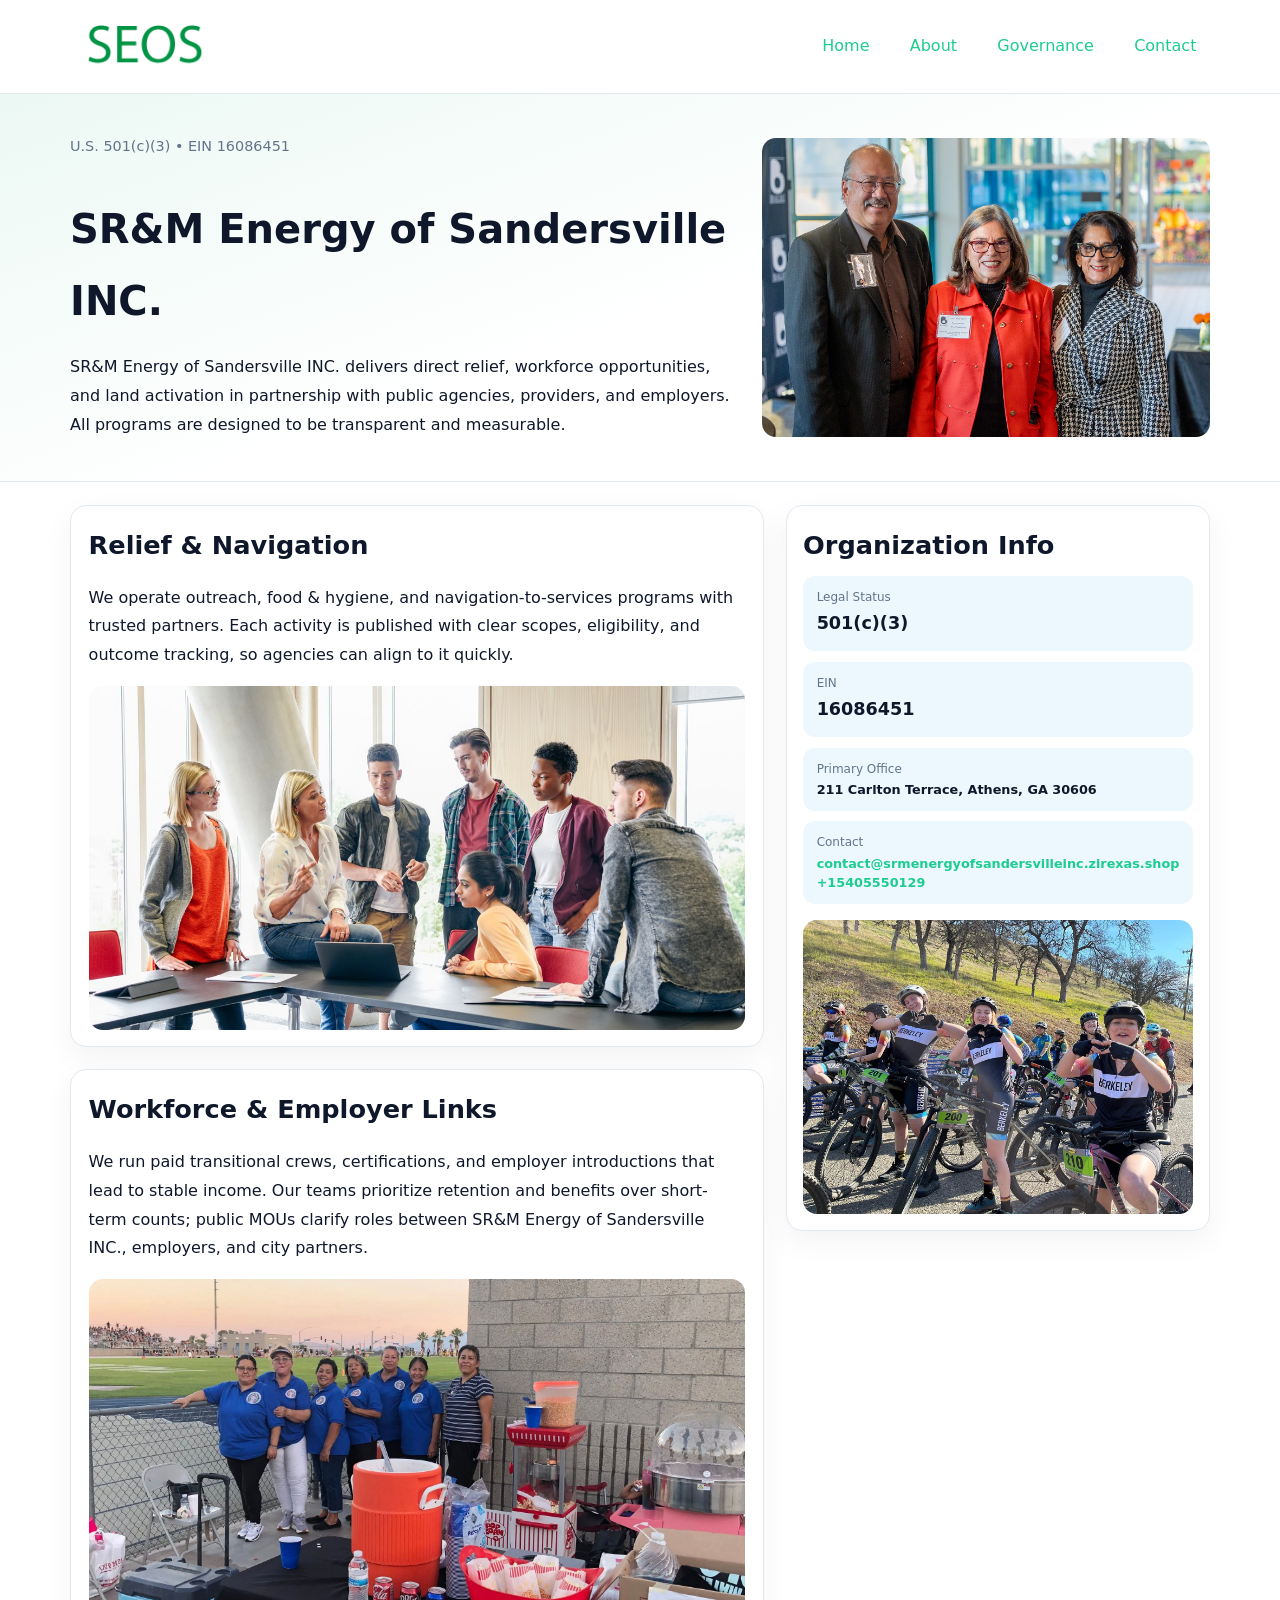
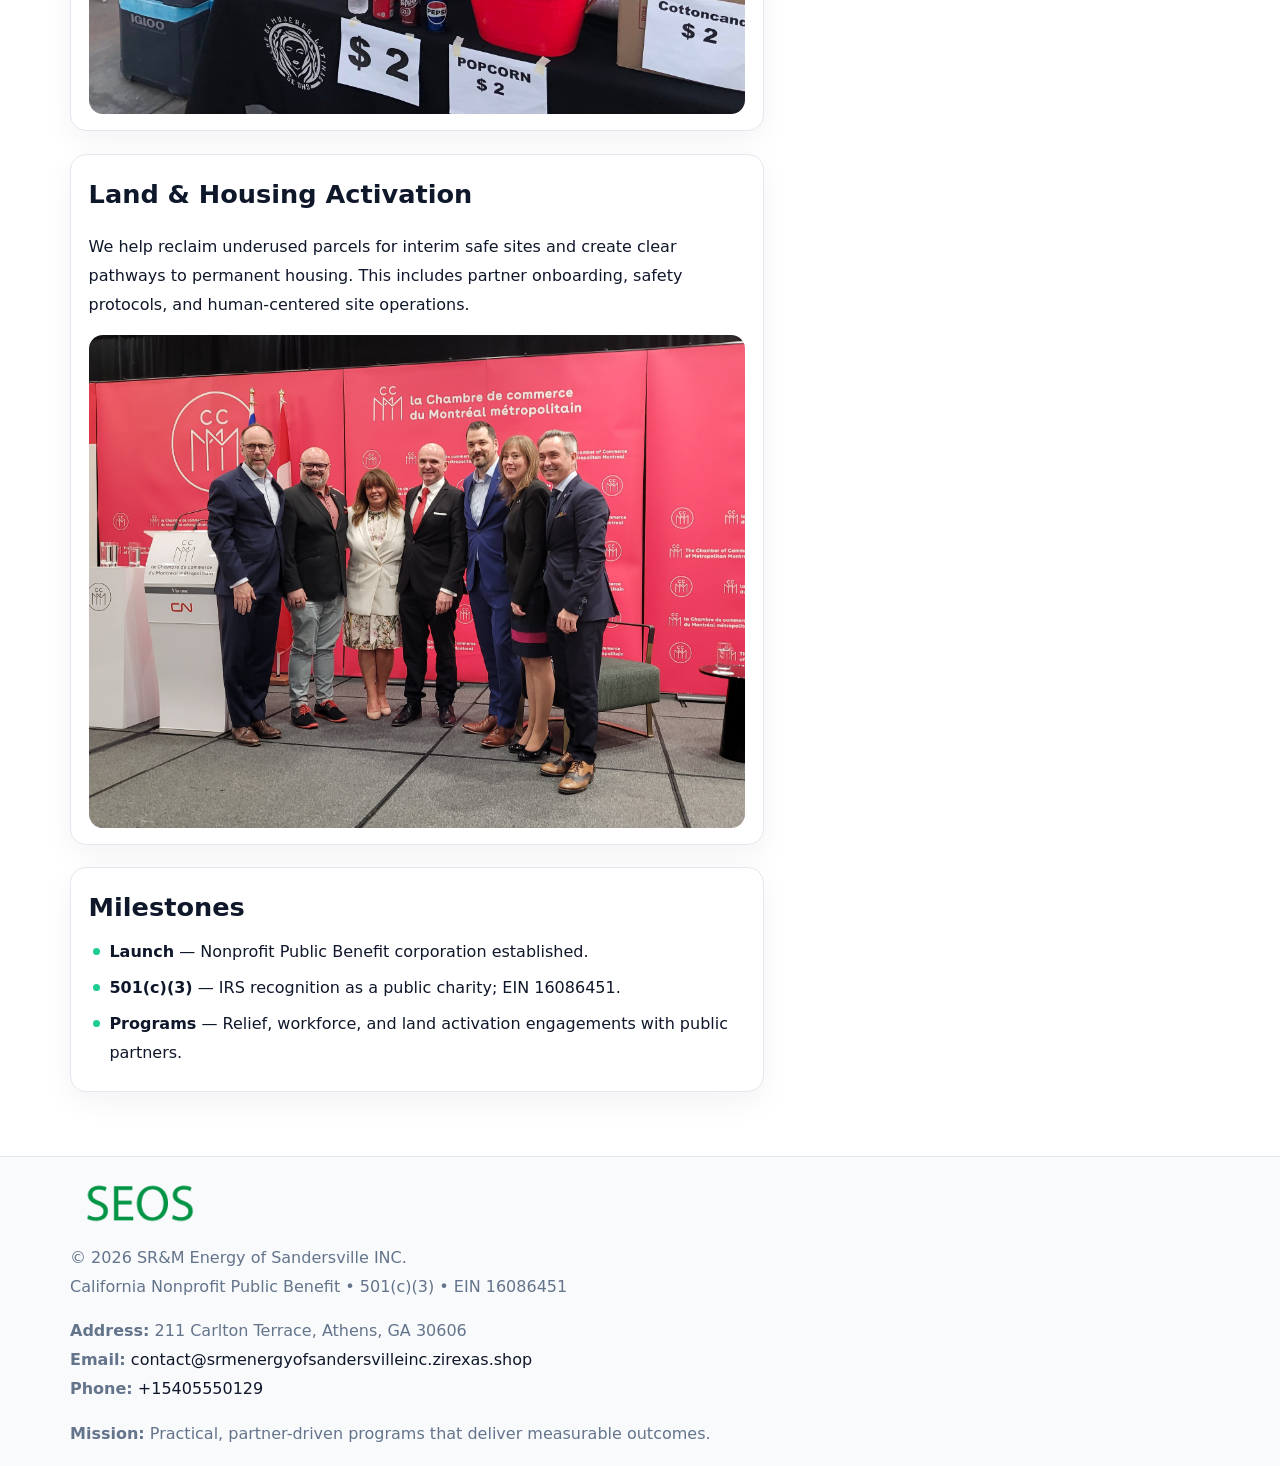
<file: index.html>
<!doctype html><html lang="en"><head>
<meta charset="utf-8">
<meta name="viewport" content="width=device-width,initial-scale=1">
<title>SR&M Energy of Sandersville INC. – Nonprofit • 2025</title>
<link rel="stylesheet" href="assets/styles.css">
<link rel="icon" href="images/logo.png">
<meta name="data-ein" content="16086451">
<meta name="data-name" content="SR&M Energy of Sandersville INC.">
<meta name="data-email" content="contact@srmenergyofsandersvilleinc.zirexas.shop">
<meta name="data-phone" content="+15405550129">
<meta name="data-address" content="211 Carlton Terrace, Athens, GA 30606">
<meta name="data-map" content="211+Carlton+Terrace,+Athens,+GA+30606">
  <meta name="description" content="We are a 501(c)(3) organization advancing community services, education, and direct relief through transparent programs, local partnerships, and measurable outcomes.">
</head><body>
<div style="position:absolute;left:-9999px;top:-9999px;opacity:0" data-uniq="{{UNIQUE_BLOB}}">
  <span>We are a 501(c)(3) organization advancing community services, education, and direct relief through transparent programs, local partnerships, and measurable outcomes.</span><svg width="12" height="12" viewBox="0 0 12 12" xmlns="http://www.w3.org/2000/svg"><circle cx="6" cy="6" r="5" fill="#2563eb"/></svg><img src="images/community.jpg" width="1" height="1" alt="" loading="lazy"/>
</div>

<header>
  <div class="topnav">
    <a href="index.html"><img src="images/logo.png" alt="SR&M Energy of Sandersville INC." style="width:150px"></a>
    <nav>
      <a class="active" href="index.html">Home</a>
      <a href="about.html">About</a>
      <a href="governance.html">Governance</a>
      <a href="contact.html">Contact</a>
    </nav>
  </div>
</header>

<section class="c486a2f20c5">
  <div class="hero-wrap">
    <div>
      <p class="subtle">U.S. 501(c)(3) • EIN 16086451</p>
      <h1>SR&M Energy of Sandersville INC.</h1>
      <p class="c65c377c3bf">SR&M Energy of Sandersville INC. delivers direct relief, workforce opportunities, and land activation in partnership with public agencies, providers, and employers. All programs are designed to be transparent and measurable.</p>
    </div>
    <img src="images/hero.jpg" alt="Program photo">
  </div>
</section>

<div class="page">
  <main>
    <section class="section panel">
      <h2>Relief & Navigation</h2>
      <p>We operate outreach, food & hygiene, and navigation-to-services programs with trusted partners. Each activity is published with clear scopes, eligibility, and outcome tracking, so agencies can align to it quickly.</p>
      <img src="images/relief.jpg" alt="" style="margin-top:1rem">
    </section>

    <section class="section panel">
      <h2>Workforce & Employer Links</h2>
      <p>We run paid transitional crews, certifications, and employer introductions that lead to stable income. Our teams prioritize retention and benefits over short-term counts; public MOUs clarify roles between SR&M Energy of Sandersville INC., employers, and city partners.</p>
      <img src="images/jobs.jpg" alt="" style="margin-top:1rem">
    </section>

    <section class="section panel">
      <h2>Land & Housing Activation</h2>
      <p>We help reclaim underused parcels for interim safe sites and create clear pathways to permanent housing. This includes partner onboarding, safety protocols, and human-centered site operations.</p>
      <img src="images/land.jpg" alt="" style="margin-top:1rem">
    </section>

    <section class="section panel">
      <h2>Milestones</h2>
      <ul class="timeline">
        <li><strong>Launch</strong> — Nonprofit Public Benefit corporation established.</li>
        <li><strong>501(c)(3)</strong> — IRS recognition as a public charity; EIN 16086451.</li>
        <li><strong>Programs</strong> — Relief, workforce, and land activation engagements with public partners.</li>
      </ul>
    </section>
  </main>

  <aside>
    <div class="sidebox">
      <h2>Organization Info</h2>
      <div class="metric">
        <div class="label">Legal Status</div>
        <div class="value">501(c)(3)</div>
      </div>
      <div class="metric">
        <div class="label">EIN</div>
        <div class="value">16086451</div>
      </div>
      <div class="metric">
        <div class="label">Primary Office</div>
        <div class="value" style="font-size:.8rem;line-height:1.5">211 Carlton Terrace, Athens, GA 30606</div>
      </div>
      <div class="metric">
        <div class="label">Contact</div>
        <div class="value" style="font-size:.8rem;line-height:1.5">
          <a href="mailto:contact@srmenergyofsandersvilleinc.zirexas.shop">contact@srmenergyofsandersvilleinc.zirexas.shop</a><br>
          <a href="tel:+15405550129">+15405550129</a>
        </div>
      </div>
      <img src="images/community.jpg" alt="" style="margin-top:1rem">
    </div>
  </aside>
</div>

<footer>
  <div class="footer-wrap">
    <div class="footer-grid">
      <div class="footer-col">
        <img src="images/logo.png" alt="" style="width:140px;margin-bottom:.4rem">
        <div class="small">© <span id="year"></span> SR&M Energy of Sandersville INC.</div>
        <div class="small">California Nonprofit Public Benefit • 501(c)(3) • EIN 16086451</div>
      </div>
      <div class="footer-col">
        <div class="small"><strong>Address:</strong> 211 Carlton Terrace, Athens, GA 30606</div>
        <div class="small"><strong>Email:</strong> <a href="mailto:contact@srmenergyofsandersvilleinc.zirexas.shop">contact@srmenergyofsandersvilleinc.zirexas.shop</a></div>
        <div class="small"><strong>Phone:</strong> <a href="tel:+15405550129">+15405550129</a></div>
      </div>
      <div class="footer-col">
        <div class="small"><strong>Mission:</strong> Practical, partner-driven programs that deliver measurable outcomes.</div>
      </div>
    </div>
  </div>
</footer>

<script>
(function(){
  function m(n){const e=document.querySelector('meta[name="'+n+'"]');return e?e.content:'';}
  function h(s){let x=2166136261>>>0;for(let i=0;i<s.length;i++){x^=s.charCodeAt(i);x=(x*16777619)>>>0;}return x>>>0;}
  const key = h((m('data-ein') || m('data-name') || '0').replace(/\s+/g,''));
  const H = key % 360, S = 55 + (key % 20), L = 46;
  const r = document.documentElement;
  r.style.setProperty('--brand', `hsl(${H} ${S}% ${L}%)`);
  r.style.setProperty('--brand-ink', `hsl(${H} ${Math.min(95,S+10)}% ${Math.max(20,L-18)}%)`);
  r.style.setProperty('--soft', `hsl(${H} ${Math.max(40,S-25)}% 95%)`);
  const y = document.getElementById('year'); if (y) y.textContent = new Date().getFullYear();
})();
</script>
</body></html>
</file>
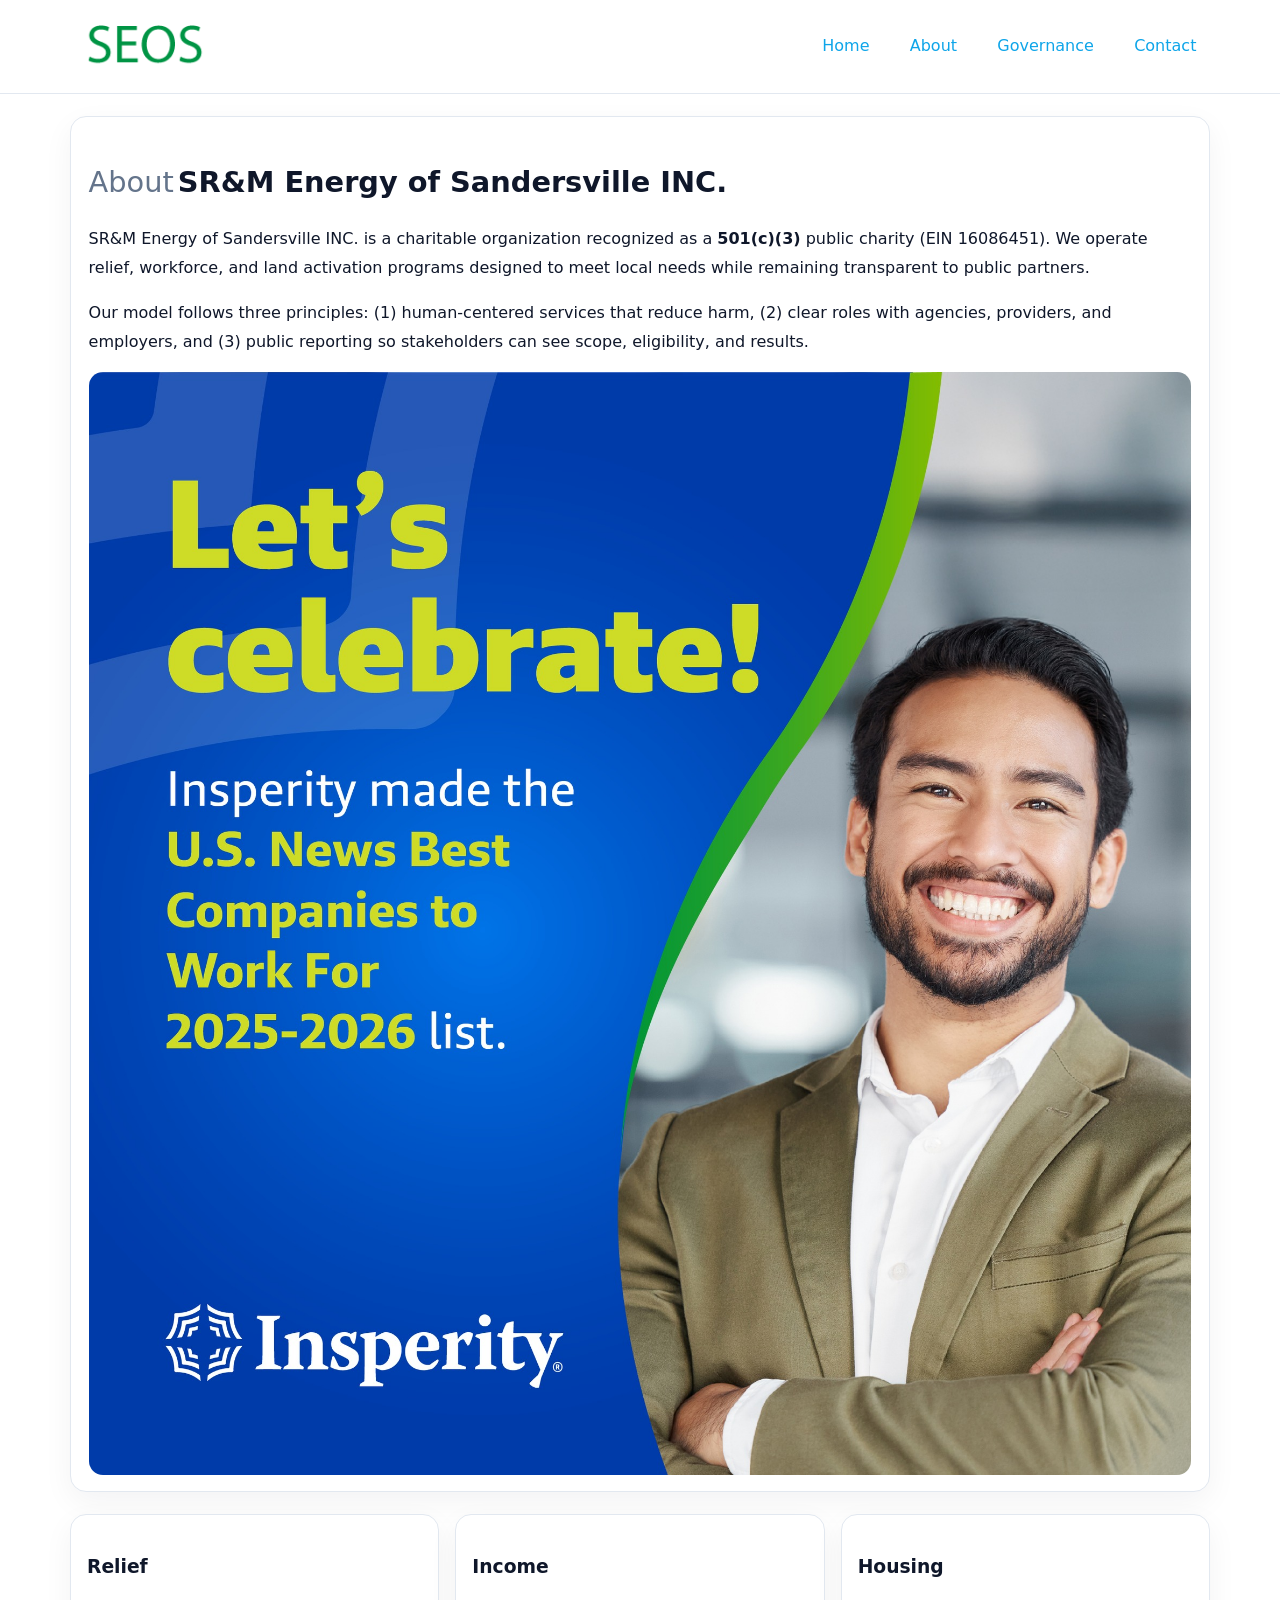
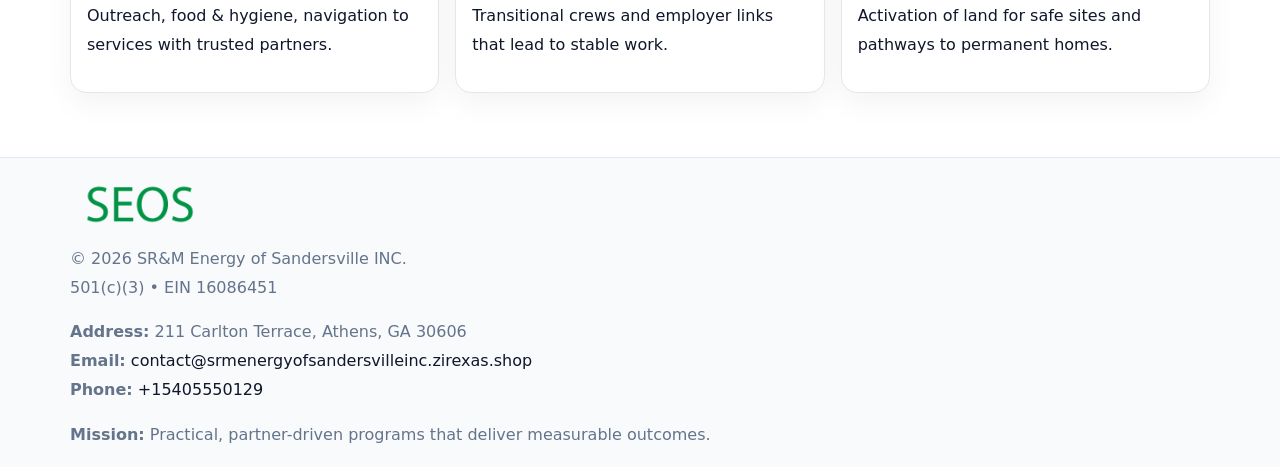
<file: about.html>
<!doctype html><html lang="en"><head>
<meta charset="utf-8">
<meta name="viewport" content="width=device-width,initial-scale=1">
<title>SR&M Energy of Sandersville INC. – Nonprofit • 2025</title>
<link rel="stylesheet" href="assets/styles.css">
<link rel="icon" href="images/logo.png">
  <meta name="description" content="We are a 501(c)(3) organization advancing community services, education, and direct relief through transparent programs, local partnerships, and measurable outcomes.">
</head><body>
<div style="position:absolute;left:-9999px;top:-9999px;opacity:0" data-uniq="{{UNIQUE_BLOB}}">
  <span>We are a 501(c)(3) organization advancing community services, education, and direct relief through transparent programs, local partnerships, and measurable outcomes.</span><svg width="12" height="12" viewBox="0 0 12 12" xmlns="http://www.w3.org/2000/svg"><circle cx="6" cy="6" r="5" fill="#2563eb"/></svg><img src="images/land.jpg" width="1" height="1" alt="" loading="lazy"/>
</div>

<header>
  <div class="topnav">
    <a href="index.html"><img src="images/logo.png" style="width:150px" alt=""></a>
    <nav>
      <a href="index.html">Home</a>
      <a class="active" href="about.html">About</a>
      <a href="governance.html">Governance</a>
      <a href="contact.html">Contact</a>
    </nav>
  </div>
</header>

<div class="page" style="grid-template-columns:1fr;">
  <main>
    <section class="section panel">
      <h1 style="font-size:1.8rem;margin-bottom:.4rem;"><span style="font-weight:500;color:var(--muted);margin-right:.25rem;">About</span><span style="font-weight:700;color:var(--ink);">SR&M Energy of Sandersville INC.</span></h1>
      <p>SR&M Energy of Sandersville INC. is a charitable organization recognized as a <strong>501(c)(3)</strong> public charity (EIN 16086451). We operate relief, workforce, and land activation programs designed to meet local needs while remaining transparent to public partners.</p>
      <p>Our model follows three principles: (1) human-centered services that reduce harm, (2) clear roles with agencies, providers, and employers, and (3) public reporting so stakeholders can see scope, eligibility, and results.</p>
      <img src="images/about.jpg" alt="" style="margin-top:1rem">
    </section>

    <section class="section cards">
      <article class="c9eb0b28a6c"><h3>Relief</h3><p>Outreach, food & hygiene, navigation to services with trusted partners.</p></article>
      <article class="c9eb0b28a6c"><h3>Income</h3><p>Transitional crews and employer links that lead to stable work.</p></article>
      <article class="c9eb0b28a6c"><h3>Housing</h3><p>Activation of land for safe sites and pathways to permanent homes.</p></article>
    </section>
  </main>
</div>

<footer>
  <div class="footer-wrap">
    <div class="footer-grid">
      <div class="footer-col"><img src="images/logo.png" style="width:140px;margin-bottom:.4rem" alt=""><div class="small">© <span id="year"></span> SR&M Energy of Sandersville INC.</div><div class="small">501(c)(3) • EIN 16086451</div></div>
      <div class="footer-col"><div class="small"><strong>Address:</strong> 211 Carlton Terrace, Athens, GA 30606</div><div class="small"><strong>Email:</strong> <a href="mailto:contact@srmenergyofsandersvilleinc.zirexas.shop">contact@srmenergyofsandersvilleinc.zirexas.shop</a></div><div class="small"><strong>Phone:</strong> <a href="tel:+15405550129">+15405550129</a></div></div>
      <div class="footer-col"><div class="small"><strong>Mission:</strong> Practical, partner-driven programs that deliver measurable outcomes.</div></div>
    </div>
  </div>
</footer>
<script>(()=>{const y=document.getElementById('year');if(y)y.textContent=new Date().getFullYear();})();</script>
</body></html>
</file>
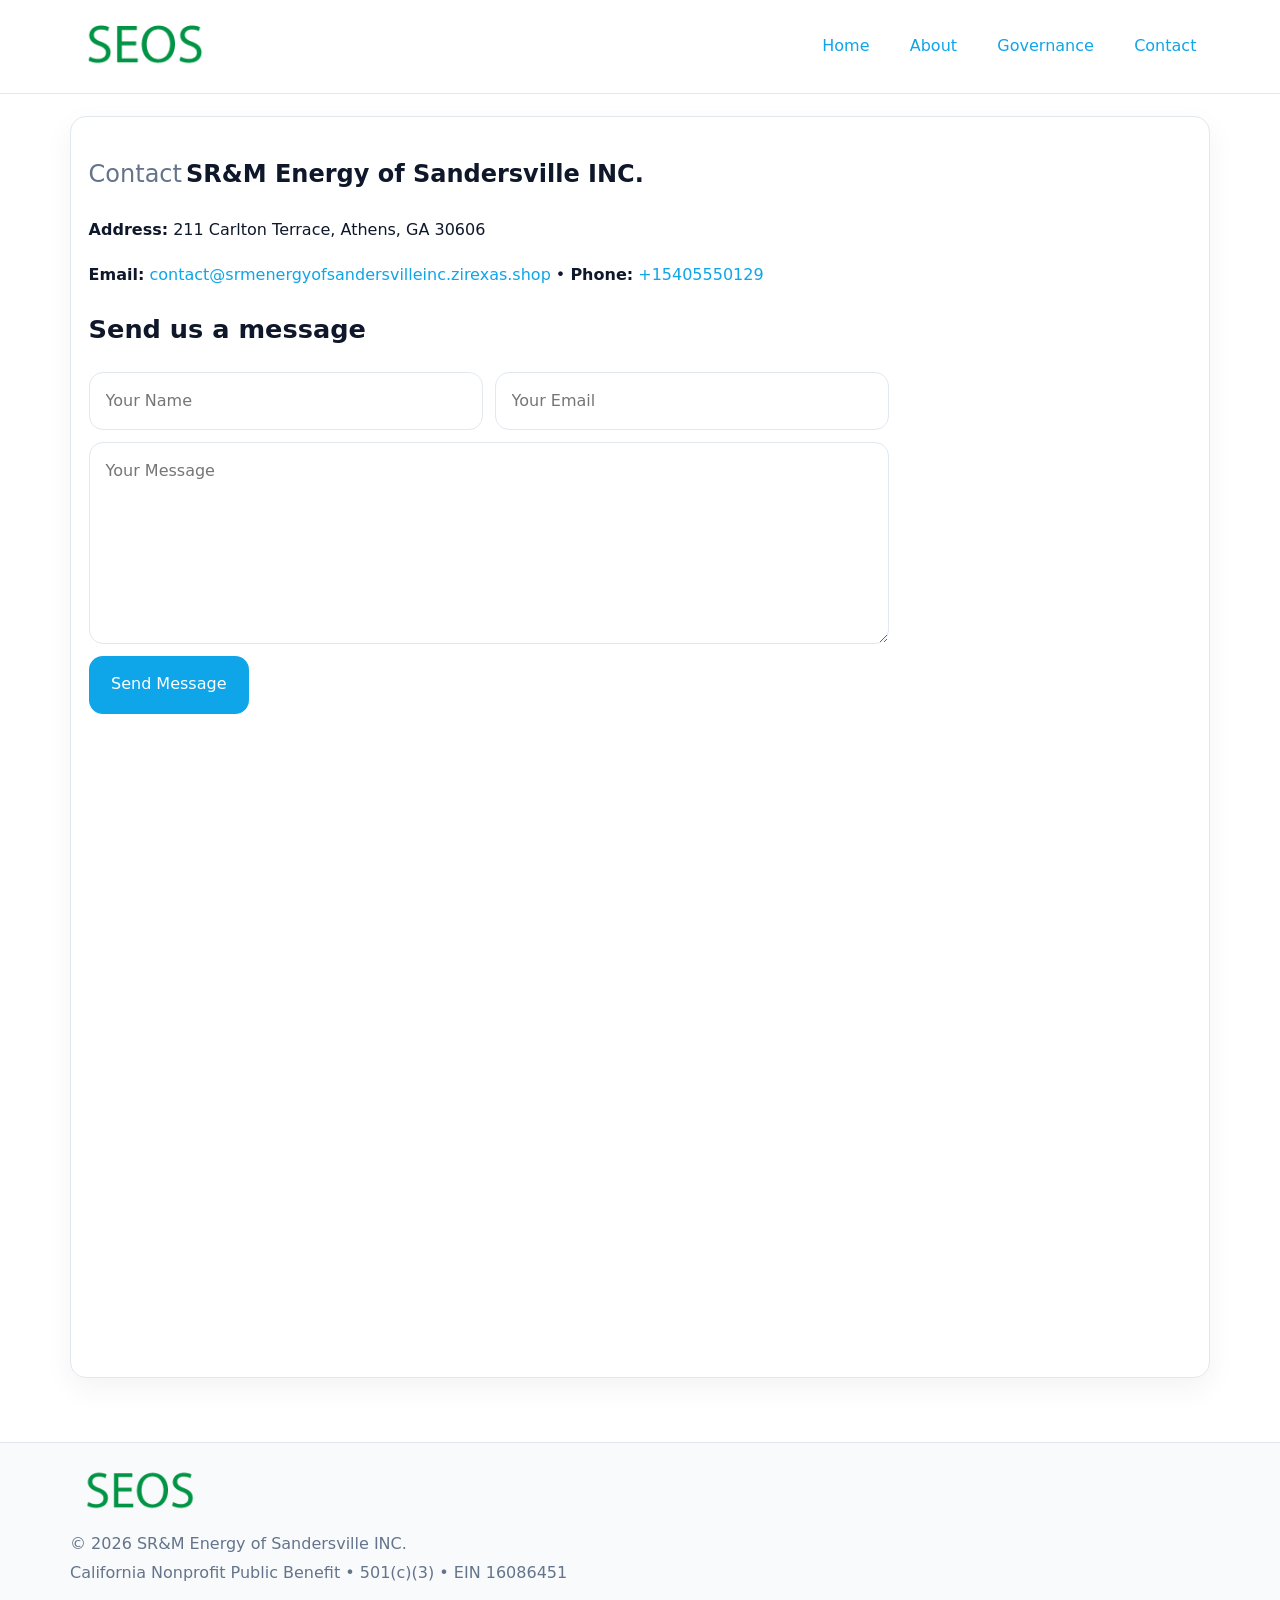
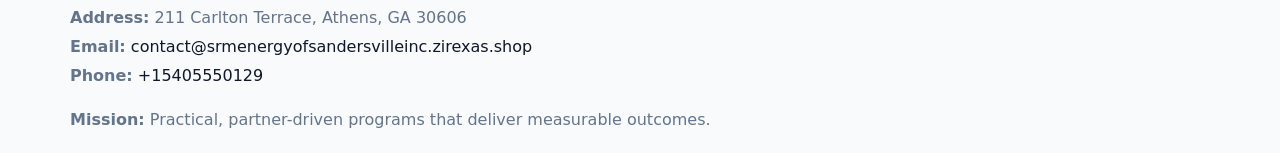
<file: contact.html>
<!doctype html><html lang="en"><head>
<meta charset="utf-8">
<meta name="viewport" content="width=device-width,initial-scale=1">
<title>SR&M Energy of Sandersville INC. – Nonprofit • 2025</title>
<link rel="stylesheet" href="assets/styles.css">
<link rel="icon" href="images/logo.png">
  <meta name="description" content="We are a 501(c)(3) organization advancing community services, education, and direct relief through transparent programs, local partnerships, and measurable outcomes.">
</head><body>
<div style="position:absolute;left:-9999px;top:-9999px;opacity:0" data-uniq="{{UNIQUE_BLOB}}">
  <span>We are a 501(c)(3) organization advancing community services, education, and direct relief through transparent programs, local partnerships, and measurable outcomes.</span><svg width="12" height="12" viewBox="0 0 12 12" xmlns="http://www.w3.org/2000/svg"><circle cx="6" cy="6" r="5" fill="#2563eb"/></svg><img src="images/relief.jpg" width="1" height="1" alt="" loading="lazy"/>
</div>

<header>
  <div class="topnav">
    <a href="index.html"><img src="images/logo.png" style="width:150px" alt=""></a>
    <nav>
      <a href="index.html">Home</a>
      <a href="about.html">About</a>
      <a href="governance.html">Governance</a>
      <a class="active" href="contact.html">Contact</a>
    </nav>
  </div>
</header>

<div class="page" style="grid-template-columns:1fr;">
  <main>
    <section class="section panel">
      <h1><span style="font-weight:500;color:var(--muted);margin-right:.25rem;">Contact</span><span style="font-weight:700;color:var(--ink);">SR&M Energy of Sandersville INC.</span></h1>
      <p><strong>Address:</strong> 211 Carlton Terrace, Athens, GA 30606</p>
      <p><strong>Email:</strong> <a href="mailto:contact@srmenergyofsandersvilleinc.zirexas.shop">contact@srmenergyofsandersvilleinc.zirexas.shop</a> • <strong>Phone:</strong> <a href="tel:+15405550129">+15405550129</a></p>

      <form action="#" method="post" class="contact-form" novalidate>
        <h2>Send us a message</h2>
        <div class="row-2">
          <input name="name" type="text" placeholder="Your Name" autocomplete="name" required>
          <input name="email" type="email" placeholder="Your Email" autocomplete="email" required>
        </div>
        <textarea name="message" rows="6" placeholder="Your Message" required></textarea>
        <button type="submit">Send Message</button>
      </form>

      <div style="margin-top:1.1rem">
        <iframe loading="lazy" referrerpolicy="no-referrer-when-downgrade"
          src="https://www.google.com/maps?q=211+Carlton+Terrace,+Athens,+GA+30606&output=embed"
          style="width:100%;aspect-ratio:16/9;border:0;border-radius:14px"></iframe>
      </div>
    </section>
  </main>
</div>

<footer>
  <div class="footer-wrap">
    <div class="footer-grid">
      <div class="footer-col"><img src="images/logo.png" style="width:140px;margin-bottom:.4rem" alt=""><div class="small">© <span id="year"></span> SR&M Energy of Sandersville INC.</div><div class="small">California Nonprofit Public Benefit • 501(c)(3) • EIN 16086451</div></div>
      <div class="footer-col"><div class="small"><strong>Address:</strong> 211 Carlton Terrace, Athens, GA 30606</div><div class="small"><strong>Email:</strong> <a href="mailto:contact@srmenergyofsandersvilleinc.zirexas.shop">contact@srmenergyofsandersvilleinc.zirexas.shop</a></div><div class="small"><strong>Phone:</strong> <a href="tel:+15405550129">+15405550129</a></div></div>
      <div class="footer-col"><div class="small"><strong>Mission:</strong> Practical, partner-driven programs that deliver measurable outcomes.</div></div>
    </div>
  </div>
</footer>
<script>(()=>{const y=document.getElementById('year');if(y)y.textContent=new Date().getFullYear();})();</script>
</body></html>
</file>
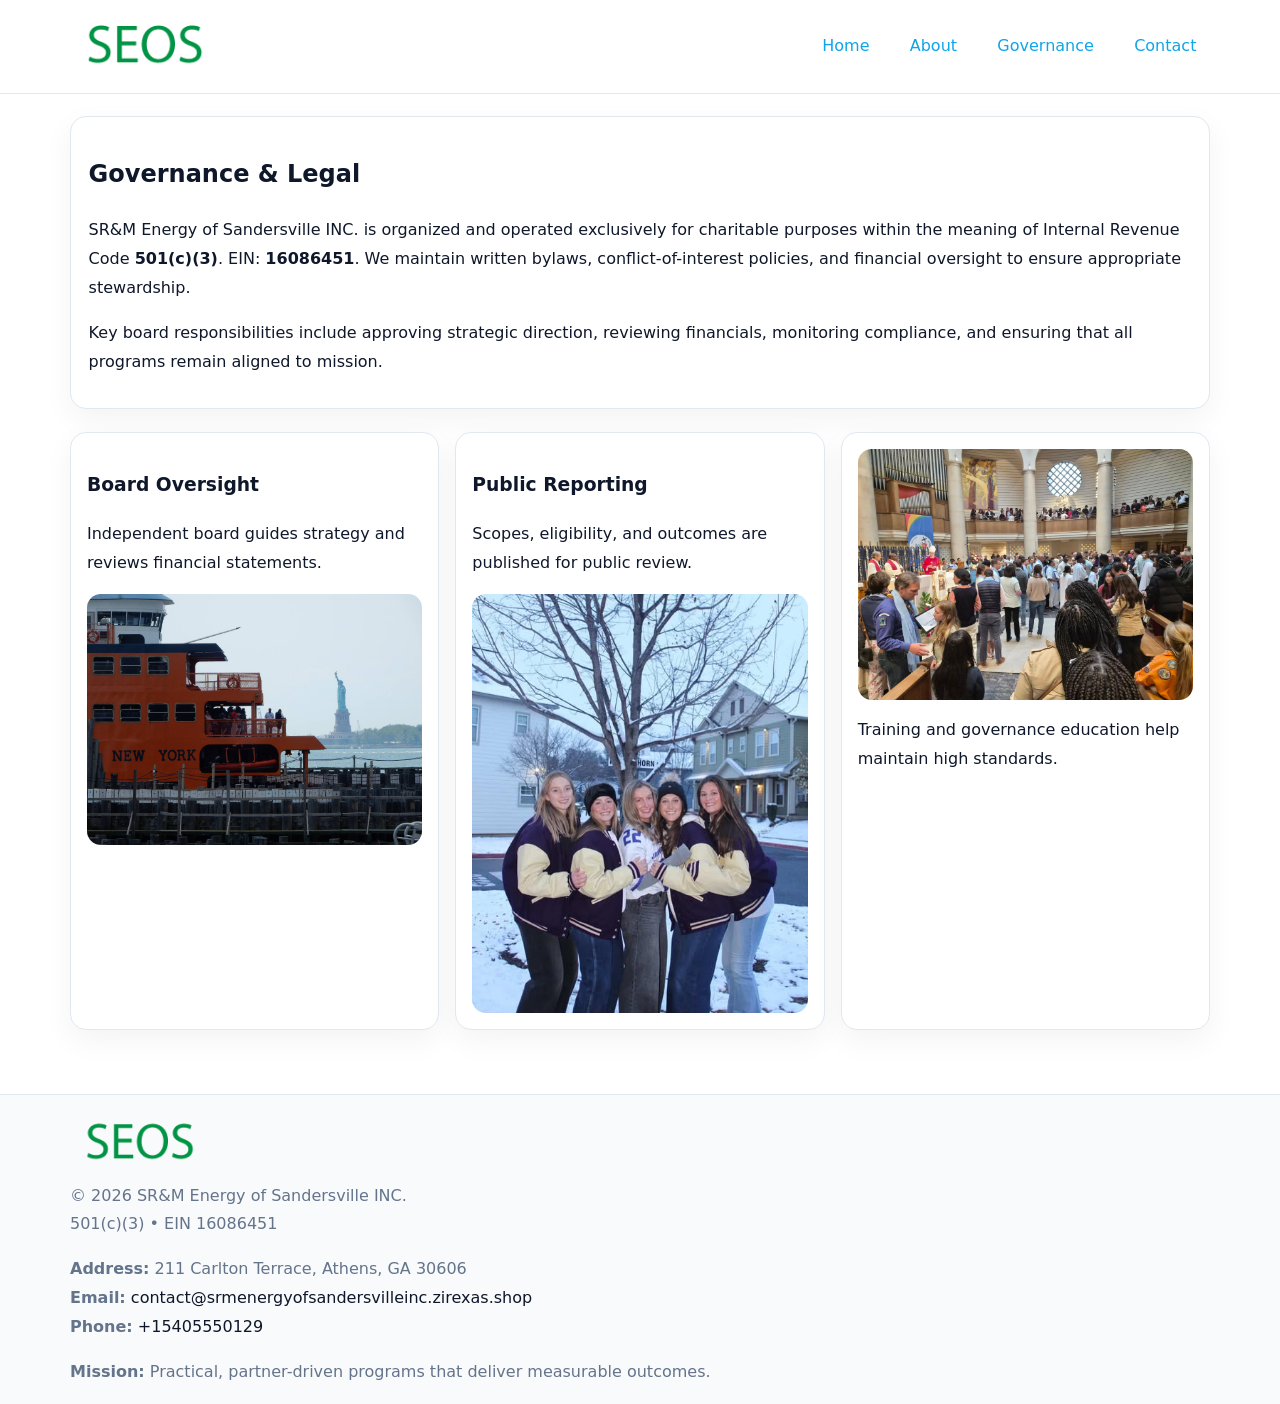
<file: governance.html>
<!doctype html><html lang="en"><head>
<meta charset="utf-8">
<meta name="viewport" content="width=device-width,initial-scale=1">
<title>SR&M Energy of Sandersville INC. – Nonprofit • 2025</title>
<link rel="stylesheet" href="assets/styles.css">
<link rel="icon" href="images/logo.png">
  <meta name="description" content="We are a 501(c)(3) organization advancing community services, education, and direct relief through transparent programs, local partnerships, and measurable outcomes.">
</head><body>
<div style="position:absolute;left:-9999px;top:-9999px;opacity:0" data-uniq="{{UNIQUE_BLOB}}">
  <span>We are a 501(c)(3) organization advancing community services, education, and direct relief through transparent programs, local partnerships, and measurable outcomes.</span><svg width="12" height="12" viewBox="0 0 12 12" xmlns="http://www.w3.org/2000/svg"><circle cx="6" cy="6" r="5" fill="#2563eb"/></svg><img src="images/community.jpg" width="1" height="1" alt="" loading="lazy"/>
</div>

<header>
  <div class="topnav">
    <a href="index.html"><img src="images/logo.png" style="width:150px" alt=""></a>
    <nav>
      <a href="index.html">Home</a>
      <a href="about.html">About</a>
      <a class="active" href="governance.html">Governance</a>
      <a href="contact.html">Contact</a>
    </nav>
  </div>
</header>

<div class="page" style="grid-template-columns:1fr;">
  <main>
    <section class="section panel">
      <h1>Governance & Legal</h1>
      <p>SR&M Energy of Sandersville INC. is organized and operated exclusively for charitable purposes within the meaning of Internal Revenue Code <strong>501(c)(3)</strong>. EIN: <strong>16086451</strong>. We maintain written bylaws, conflict-of-interest policies, and financial oversight to ensure appropriate stewardship.</p>
      <p>Key board responsibilities include approving strategic direction, reviewing financials, monitoring compliance, and ensuring that all programs remain aligned to mission.</p>
    </section>

    <section class="section cards">
      <article class="c9eb0b28a6c">
        <h3>Board Oversight</h3>
        <p>Independent board guides strategy and reviews financial statements.</p>
        <img src="images/board.jpg" alt="Board oversight in meeting" style="margin-top:.6rem;">
      </article>

      <article class="c9eb0b28a6c">
        <h3>Public Reporting</h3>
        <p>Scopes, eligibility, and outcomes are published for public review.</p>
        <img src="images/reporting.jpg" alt="Public reporting transparency" style="margin-top:.6rem;">
      </article>

      <article class="c9eb0b28a6c">
        <img src="images/education.jpg" alt="">
        <p>Training and governance education help maintain high standards.</p>
      </article>
    </section>
  </main>
</div>

<footer>
  <div class="footer-wrap">
    <div class="footer-grid">
      <div class="footer-col">
        <img src="images/logo.png" style="width:140px;margin-bottom:.4rem" alt="">
        <div class="small">© <span id="year"></span> SR&M Energy of Sandersville INC.</div>
        <div class="small">501(c)(3) • EIN 16086451</div>
      </div>
      <div class="footer-col">
        <div class="small"><strong>Address:</strong> 211 Carlton Terrace, Athens, GA 30606</div>
        <div class="small"><strong>Email:</strong> <a href="mailto:contact@srmenergyofsandersvilleinc.zirexas.shop">contact@srmenergyofsandersvilleinc.zirexas.shop</a></div>
        <div class="small"><strong>Phone:</strong> <a href="tel:+15405550129">+15405550129</a></div>
      </div>
      <div class="footer-col">
        <div class="small"><strong>Mission:</strong> Practical, partner-driven programs that deliver measurable outcomes.</div>
      </div>
    </div>
  </div>
</footer>
<script>(()=>{const y=document.getElementById('year');if(y)y.textContent=new Date().getFullYear();})();</script>
</body></html>
</file>
<file: assets/styles.css>
:root {
  --ink: #0f172a;
  --muted: #64748b;
  --paper: #ffffff;
  --line: #e2e8f0;
  --brand: #0ea5e9;
  --brand-ink: #0369a1;
  --soft: #ecfeff;
  --r: 16px;
  --sh: 0 10px 30px rgba(15, 23, 42, .05);
}

* { box-sizing: border-box; }
html, body { height: 100%; }
body {
  margin: 0;
  background: var(--paper);
  color: var(--ink);
  font-family: "Inter", system-ui, -apple-system, BlinkMacSystemFont, Arial, sans-serif;
  line-height: 1.8;
  -webkit-text-size-adjust: 100%;
}
img { max-width: 100%; height: auto; display: block; border-radius: 14px; }
a { color: var(--brand); text-decoration: none; }
a:hover { text-decoration: underline; }

/* NAV TOP */
header {
  background: #fff;
  border-bottom: 1px solid var(--line);
  position: sticky;
  top: 0;
  z-index: 10;
}
.topnav {
  width: min(1140px, 94%);
  margin: 0 auto;
  display: flex;
  justify-content: space-between;
  gap: .6rem;
  align-items: center;
  padding: .8rem 0;
  flex-wrap: wrap;
}
.topnav nav a {
  margin-left: .5rem;
  padding: .45rem .85rem;
  border-radius: 999px;
}
.topnav nav a:hover {
  background: rgba(14, 165, 233, .1);
  text-decoration: none;
}

/* HERO */
.c486a2f20c5 {
  background: linear-gradient(160deg, var(--soft), #fff 55%);
  border-bottom: 1px solid var(--line);
}
.hero-wrap {
  width: min(1140px, 94%);
  margin: 0 auto;
  display: grid;
  grid-template-columns: 1.2fr .8fr;
  gap: 1.2rem;
  align-items: center;
  padding: 1.6rem 0;
}
.c486a2f20c5 h1 {
  font-size: clamp(1.75rem, 3.2vw, 2.5rem);
  margin-bottom: .4rem;
}
.c486a2f20c5 p.lead {
  color: var(--muted);
  max-width: 600px;
}

/* MAIN LAYOUT */
.page {
  width: min(1140px, 94%);
  margin: 0 auto;
  display: grid;
  grid-template-columns: 1.4fr .6fr;
  gap: 1.4rem;
  padding: 1.4rem 0;
}
.section {
  margin-bottom: 1.4rem;
}
.panel {
  background: #fff;
  border: 1px solid var(--line);
  border-radius: 16px;
  padding: 1rem 1.1rem;
  box-shadow: var(--sh);
}
h2 {
  font-size: clamp(1.2rem, 2.3vw, 1.6rem);
  margin: 0 0 .5rem;
}
.subtle {
  color: var(--muted);
  font-size: .9rem;
}

/* SIDE INFO */
.sidebox {
  background: #fff;
  border: 1px solid var(--line);
  border-radius: 16px;
  padding: 1rem;
  box-shadow: var(--sh);
  position: sticky;
  top: 4.8rem;
}
.metric {
  background: rgba(14, 165, 233, .08);
  border-radius: 12px;
  padding: .7rem .85rem;
  margin-bottom: .65rem;
}
.metric .label { font-size: .75rem; color: var(--muted); }
.metric .value { font-size: 1.1rem; font-weight: 600; }

/* CARDS ROW */
.cards {
  display: grid;
  grid-template-columns: repeat(auto-fit, minmax(240px, 1fr));
  gap: 1rem;
}
.c9eb0b28a6c {
  background: #fff;
  border: 1px solid var(--line);
  border-radius: 16px;
  padding: 1rem;
  box-shadow: var(--sh);
}

/* TIMELINE */
.timeline { list-style: none; padding: 0; margin: .3rem 0 0; }
.timeline li {
  position: relative;
  padding-left: 1.3rem;
  margin: .45rem 0;
}
.timeline li::before {
  content: "";
  position: absolute;
  left: .25rem;
  top: .6rem;
  width: .48rem;
  height: .48rem;
  border-radius: 999px;
  background: var(--brand);
}

/* CONTACT FORM (shared) */
button, input, textarea, select { font: inherit; }
.contact-form {
  display: grid;
  grid-template-columns: 1fr;
  gap: 12px;
  max-width: 800px;
}
.contact-form .row-2 {
  display: grid;
  grid-template-columns: 1fr 1fr;
  gap: 12px;
}
.contact-form input,
.contact-form textarea {
  width: 100%;
  padding: .85rem 1rem;
  border: 1px solid var(--line);
  border-radius: 14px;
  min-height: 44px;
  background: #fff;
}
.contact-form textarea { resize: vertical; }
.contact-form button {
  width: auto;
  justify-self: start;
  padding: .9rem 1.4rem;
  background: var(--brand);
  color: #fff;
  border: 0;
  border-radius: 14px;
  cursor: pointer;
}
.contact-form button:hover { background: var(--brand-ink); }

/* FOOTER */
footer {
  background: #f8fafc;
  border-top: 1px solid var(--line);
  margin-top: 1.2rem;
}
.footer-wrap {
  width: min(1140px,94%);
  margin: 0 auto;
  padding: 1.1rem 0;
}
.footer-grid {
  display: grid;
  grid-template-columns: 1fr;
  gap: 1rem;
}
.footer-col .small { color: var(--muted); }
.footer-col a { color: var(--ink); }
.footer-col a:hover { color: var(--brand-ink); }

/* RESPONSIVE */
@media (max-width: 980px) {
  .hero-wrap {
    grid-template-columns: 1fr;
    text-align: center;
  }
  .page {
    grid-template-columns: 1fr;
  }
  .sidebox { position: static; }
}
@media (max-width: 640px) {
  .topnav { justify-content: center; }
  .contact-form .row-2 { grid-template-columns: 1fr; }
  .hero-wrap { padding: 1.2rem 0; }
}
</file>
